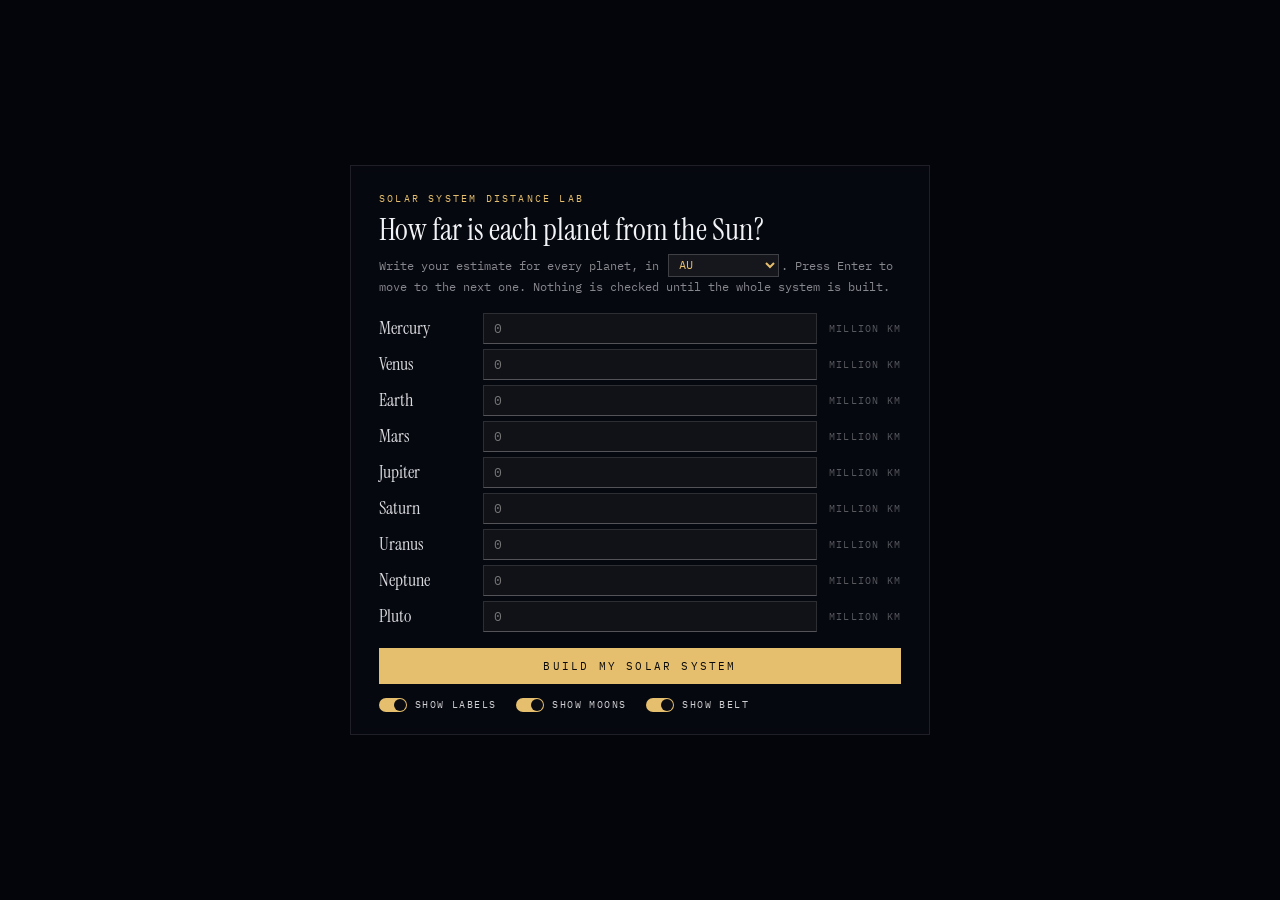
<file: index.html>
<!DOCTYPE html>
<html lang="en">
  <head>
    <meta charset="UTF-8" />
    <meta http-equiv="refresh" content="0; url=./Solar%20System%20Distance%20Lab.html" />
    <meta name="viewport" content="width=device-width, initial-scale=1.0" />
    <title>Solar System Distance Lab</title>
  </head>
  <body>
    <p>Redirecting to the lab page...</p>
    <p><a href="./Solar%20System%20Distance%20Lab.html">Open Solar System Distance Lab</a></p>
  </body>
</html>
</file>
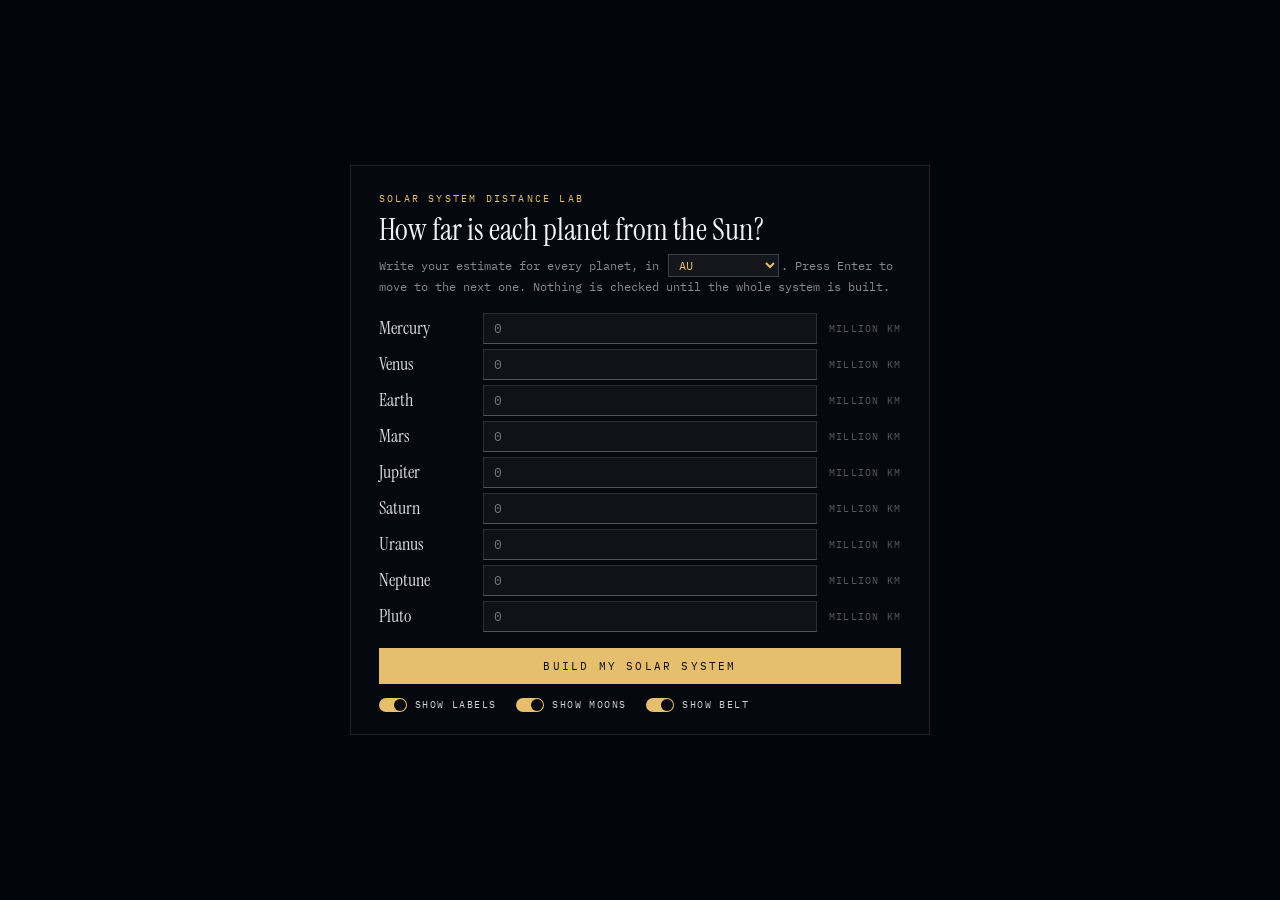
<file: Solar System Distance Lab.html>
<!DOCTYPE html>
<!-- saved from url=(0159)file:///Users/valeortuzar/Library/Containers/net.whatsapp.WhatsApp/Data/tmp/documents/CB6F5DE3-E21A-4150-A061-D5D58846C6DF/Solar%20System%20Distance%20Lab.html -->
<html><head><meta http-equiv="Content-Type" content="text/html; charset=UTF-8"><style>
    .sc-placeholder{background:color-mix(in srgb,currentColor 8%,transparent);
      border:1px solid color-mix(in srgb,currentColor 50%,transparent);
      border-radius:2px;box-sizing:border-box;overflow:hidden}
    @keyframes sc-shine{0%{background-position:100% 50%}100%{background-position:0% 50%}}
    html.sc-dc-streaming .sc-placeholder,
    html.sc-dc-streaming .sc-interp.sc-missing{position:relative;
      background:color-mix(in srgb,currentColor 5%,transparent);
      border-color:transparent}
    html.sc-dc-streaming .sc-placeholder::before,
    html.sc-dc-streaming .sc-interp.sc-missing::before{content:'';
      position:absolute;inset:0;pointer-events:none;
      background:linear-gradient(90deg,rgba(217,119,87,0) 25%,rgba(247,225,211,.95) 37%,rgba(217,119,87,0) 63%);
      background-size:400% 100%;animation:sc-shine 1.4s ease infinite}
    html.sc-dc-streaming .sc-placeholder:nth-child(n+9 of .sc-placeholder)::before,
    html.sc-dc-streaming .sc-interp.sc-missing:nth-child(n+9 of .sc-interp.sc-missing)::before{animation:none;
      background:color-mix(in srgb,currentColor 8%,transparent)}
    .sc-placeholder-error{padding:4px 8px;font:11px/1.4 ui-monospace,monospace;
      color:color-mix(in srgb,currentColor 70%,transparent);word-break:break-word}
    .sc-interp.sc-missing{display:inline-block;width:2em;height:1em;overflow:hidden;
      vertical-align:text-bottom;background:rgba(255,255,255,.3);border:1px solid rgba(0,0,0,.5);
      border-radius:2px;box-sizing:border-box;color:transparent;
      user-select:none}
    .sc-interp.sc-unresolved{font-family:ui-monospace,monospace;font-size:.85em;
      color:color-mix(in srgb,currentColor 50%,transparent);
      background:color-mix(in srgb,currentColor 10%,transparent);border-radius:3px;
      padding:0 3px}
    .sc-host.sc-has-error{position:relative}
    .sc-logic-error{position:absolute;top:8px;left:8px;z-index:2147483647;max-width:60ch;
      padding:6px 10px;background:#b00020;color:#fff;font:12px/1.4 ui-monospace,monospace;
      border-radius:4px;white-space:pre-wrap;pointer-events:none}
    /* Mirrors PRINT_BASELINE_CSS in apps/web deck-stage-export.ts — keep both
       in sync until dc-runtime regains a build step. */
    @media print {
      @page { margin: 0.5cm; }
      figure, table { break-inside: avoid; }
      #dc-root, #dc-root > .sc-host { height: auto; }
      *, *::before, *::after {
        print-color-adjust: exact; -webkit-print-color-adjust: exact;
        backdrop-filter: none !important; -webkit-backdrop-filter: none !important;
        animation-delay: -99s !important; animation-duration: .001s !important;
        animation-iteration-count: 1 !important; animation-fill-mode: both !important;
        animation-play-state: running !important; transition-duration: 0s !important;
      }
    }
  </style><script>window.__resources = {"https://unpkg.com/react@18.3.1/umd/react.production.min.js":"blob:null/cdf6741d-2c4c-4c07-9be9-e8ada0c44ac6","https://unpkg.com/react-dom@18.3.1/umd/react-dom.production.min.js":"blob:null/d4c0fd53-925a-4e1e-b815-6adab2b26777"};</script>

<meta name="viewport" content="width=device-width, initial-scale=1">
<script src="blob:null/7214bd0b-1295-4905-a293-33f6478fed77"></script>

<style>x-dc{display:none!important}</style><script src="blob:null/cdf6741d-2c4c-4c07-9be9-e8ada0c44ac6"></script><script src="blob:null/d4c0fd53-925a-4e1e-b815-6adab2b26777"></script><style></style><style>html,body{height:100%;margin:0}#dc-root,#dc-root>.sc-host{height:100%}</style><link rel="preconnect" href="https://fonts.googleapis.com/" data-dc-tpl="1"><link rel="preconnect" href="https://fonts.gstatic.com/" data-dc-tpl="2"><style data-dc-tpl="3">/* cyrillic-ext */
@font-face {
  font-family: 'IBM Plex Mono';
  font-style: normal;
  font-weight: 300;
  font-display: swap;
  src: url("[data-uri]") format('woff2');
  unicode-range: U+0460-052F, U+1C80-1C8A, U+20B4, U+2DE0-2DFF, U+A640-A69F, U+FE2E-FE2F;
}
/* cyrillic */
@font-face {
  font-family: 'IBM Plex Mono';
  font-style: normal;
  font-weight: 300;
  font-display: swap;
  src: url("[data-uri]") format('woff2');
  unicode-range: U+0301, U+0400-045F, U+0490-0491, U+04B0-04B1, U+2116;
}
/* vietnamese */
@font-face {
  font-family: 'IBM Plex Mono';
  font-style: normal;
  font-weight: 300;
  font-display: swap;
  src: url("[data-uri]") format('woff2');
  unicode-range: U+0102-0103, U+0110-0111, U+0128-0129, U+0168-0169, U+01A0-01A1, U+01AF-01B0, U+0300-0301, U+0303-0304, U+0308-0309, U+0323, U+0329, U+1EA0-1EF9, U+20AB;
}
/* latin-ext */
@font-face {
  font-family: 'IBM Plex Mono';
  font-style: normal;
  font-weight: 300;
  font-display: swap;
  src: url("[data-uri]") format('woff2');
  unicode-range: U+0100-02BA, U+02BD-02C5, U+02C7-02CC, U+02CE-02D7, U+02DD-02FF, U+0304, U+0308, U+0329, U+1D00-1DBF, U+1E00-1E9F, U+1EF2-1EFF, U+2020, U+20A0-20AB, U+20AD-20C0, U+2113, U+2C60-2C7F, U+A720-A7FF;
}
/* latin */
@font-face {
  font-family: 'IBM Plex Mono';
  font-style: normal;
  font-weight: 300;
  font-display: swap;
  src: url("[data-uri]") format('woff2');
  unicode-range: U+0000-00FF, U+0131, U+0152-0153, U+02BB-02BC, U+02C6, U+02DA, U+02DC, U+0304, U+0308, U+0329, U+2000-206F, U+20AC, U+2122, U+2191, U+2193, U+2212, U+2215, U+FEFF, U+FFFD;
}
/* cyrillic-ext */
@font-face {
  font-family: 'IBM Plex Mono';
  font-style: normal;
  font-weight: 400;
  font-display: swap;
  src: url("[data-uri]") format('woff2');
  unicode-range: U+0460-052F, U+1C80-1C8A, U+20B4, U+2DE0-2DFF, U+A640-A69F, U+FE2E-FE2F;
}
/* cyrillic */
@font-face {
  font-family: 'IBM Plex Mono';
  font-style: normal;
  font-weight: 400;
  font-display: swap;
  src: url("[data-uri]") format('woff2');
  unicode-range: U+0301, U+0400-045F, U+0490-0491, U+04B0-04B1, U+2116;
}
/* vietnamese */
@font-face {
  font-family: 'IBM Plex Mono';
  font-style: normal;
  font-weight: 400;
  font-display: swap;
  src: url("[data-uri]") format('woff2');
  unicode-range: U+0102-0103, U+0110-0111, U+0128-0129, U+0168-0169, U+01A0-01A1, U+01AF-01B0, U+0300-0301, U+0303-0304, U+0308-0309, U+0323, U+0329, U+1EA0-1EF9, U+20AB;
}
/* latin-ext */
@font-face {
  font-family: 'IBM Plex Mono';
  font-style: normal;
  font-weight: 400;
  font-display: swap;
  src: url("[data-uri]") format('woff2');
  unicode-range: U+0100-02BA, U+02BD-02C5, U+02C7-02CC, U+02CE-02D7, U+02DD-02FF, U+0304, U+0308, U+0329, U+1D00-1DBF, U+1E00-1E9F, U+1EF2-1EFF, U+2020, U+20A0-20AB, U+20AD-20C0, U+2113, U+2C60-2C7F, U+A720-A7FF;
}
/* latin */
@font-face {
  font-family: 'IBM Plex Mono';
  font-style: normal;
  font-weight: 400;
  font-display: swap;
  src: url("[data-uri]") format('woff2');
  unicode-range: U+0000-00FF, U+0131, U+0152-0153, U+02BB-02BC, U+02C6, U+02DA, U+02DC, U+0304, U+0308, U+0329, U+2000-206F, U+20AC, U+2122, U+2191, U+2193, U+2212, U+2215, U+FEFF, U+FFFD;
}
/* cyrillic-ext */
@font-face {
  font-family: 'IBM Plex Mono';
  font-style: normal;
  font-weight: 500;
  font-display: swap;
  src: url("[data-uri]") format('woff2');
  unicode-range: U+0460-052F, U+1C80-1C8A, U+20B4, U+2DE0-2DFF, U+A640-A69F, U+FE2E-FE2F;
}
/* cyrillic */
@font-face {
  font-family: 'IBM Plex Mono';
  font-style: normal;
  font-weight: 500;
  font-display: swap;
  src: url("[data-uri]") format('woff2');
  unicode-range: U+0301, U+0400-045F, U+0490-0491, U+04B0-04B1, U+2116;
}
/* vietnamese */
@font-face {
  font-family: 'IBM Plex Mono';
  font-style: normal;
  font-weight: 500;
  font-display: swap;
  src: url("[data-uri]") format('woff2');
  unicode-range: U+0102-0103, U+0110-0111, U+0128-0129, U+0168-0169, U+01A0-01A1, U+01AF-01B0, U+0300-0301, U+0303-0304, U+0308-0309, U+0323, U+0329, U+1EA0-1EF9, U+20AB;
}
/* latin-ext */
@font-face {
  font-family: 'IBM Plex Mono';
  font-style: normal;
  font-weight: 500;
  font-display: swap;
  src: url("[data-uri]") format('woff2');
  unicode-range: U+0100-02BA, U+02BD-02C5, U+02C7-02CC, U+02CE-02D7, U+02DD-02FF, U+0304, U+0308, U+0329, U+1D00-1DBF, U+1E00-1E9F, U+1EF2-1EFF, U+2020, U+20A0-20AB, U+20AD-20C0, U+2113, U+2C60-2C7F, U+A720-A7FF;
}
/* latin */
@font-face {
  font-family: 'IBM Plex Mono';
  font-style: normal;
  font-weight: 500;
  font-display: swap;
  src: url("[data-uri]") format('woff2');
  unicode-range: U+0000-00FF, U+0131, U+0152-0153, U+02BB-02BC, U+02C6, U+02DA, U+02DC, U+0304, U+0308, U+0329, U+2000-206F, U+20AC, U+2122, U+2191, U+2193, U+2212, U+2215, U+FEFF, U+FFFD;
}
/* latin-ext */
@font-face {
  font-family: 'Instrument Serif';
  font-style: italic;
  font-weight: 400;
  font-display: swap;
  src: url("[data-uri]") format('woff2');
  unicode-range: U+0100-02BA, U+02BD-02C5, U+02C7-02CC, U+02CE-02D7, U+02DD-02FF, U+0304, U+0308, U+0329, U+1D00-1DBF, U+1E00-1E9F, U+1EF2-1EFF, U+2020, U+20A0-20AB, U+20AD-20C0, U+2113, U+2C60-2C7F, U+A720-A7FF;
}
/* latin */
@font-face {
  font-family: 'Instrument Serif';
  font-style: italic;
  font-weight: 400;
  font-display: swap;
  src: url("[data-uri]") format('woff2');
  unicode-range: U+0000-00FF, U+0131, U+0152-0153, U+02BB-02BC, U+02C6, U+02DA, U+02DC, U+0304, U+0308, U+0329, U+2000-206F, U+20AC, U+2122, U+2191, U+2193, U+2212, U+2215, U+FEFF, U+FFFD;
}
/* latin-ext */
@font-face {
  font-family: 'Instrument Serif';
  font-style: normal;
  font-weight: 400;
  font-display: swap;
  src: url("[data-uri]") format('woff2');
  unicode-range: U+0100-02BA, U+02BD-02C5, U+02C7-02CC, U+02CE-02D7, U+02DD-02FF, U+0304, U+0308, U+0329, U+1D00-1DBF, U+1E00-1E9F, U+1EF2-1EFF, U+2020, U+20A0-20AB, U+20AD-20C0, U+2113, U+2C60-2C7F, U+A720-A7FF;
}
/* latin */
@font-face {
  font-family: 'Instrument Serif';
  font-style: normal;
  font-weight: 400;
  font-display: swap;
  src: url("[data-uri]") format('woff2');
  unicode-range: U+0000-00FF, U+0131, U+0152-0153, U+02BB-02BC, U+02C6, U+02DA, U+02DC, U+0304, U+0308, U+0329, U+2000-206F, U+20AC, U+2122, U+2191, U+2193, U+2212, U+2215, U+FEFF, U+FFFD;
}
</style><style data-dc-tpl="4">
  html, body { margin: 0; padding: 0; background: #04050a; }
  * { box-sizing: border-box; }
  a { color: oklch(0.82 0.11 85); text-decoration: none; }
  a:hover { color: oklch(0.9 0.09 85); }
  input[type="number"]::-webkit-outer-spin-button, input[type="number"]::-webkit-inner-spin-button { -webkit-appearance: none; margin: 0; }
</style></head>
<body>
<div id="dc-root"><div class="sc-host" data-sc-name="Solar System Distance Lab"><div data-dc-tpl="5" style="position: fixed; inset: 0px; background: rgb(4, 5, 10); overflow: hidden; color: rgb(242, 243, 247); font-family: &quot;IBM Plex Mono&quot;, monospace;">
  <canvas data-dc-tpl="6" width="2940" height="1456" style="position: absolute; inset: 0px; width: 100%; height: 100%; display: block;"></canvas>

  
    <div data-dc-tpl="8" style="position: absolute; inset: 0px; display: flex; justify-content: center; align-items: flex-start; overflow: auto; padding: 24px;">
      <div data-dc-tpl="9" style="width: 100%; max-width: 580px; margin: auto; background: rgba(8, 10, 17, 0.78); backdrop-filter: blur(6px); border: 1px solid rgba(255, 255, 255, 0.1); padding: 26px 28px 22px;">
        <div data-dc-tpl="10" style="font-family: &quot;IBM Plex Mono&quot;, monospace; font-size: 10px; letter-spacing: 0.22em; text-transform: uppercase; color: oklch(0.82 0.11 85);">Solar System Distance Lab</div>
        <div data-dc-tpl="11" style="font-family: &quot;Instrument Serif&quot;, serif; font-size: 31px; line-height: 1.12; margin: 8px 0px 6px;">How far is each planet from the Sun?</div>
        <div data-dc-tpl="12" style="font-size: 11.5px; line-height: 1.75; color: rgba(242, 243, 247, 0.55); margin-bottom: 16px;">Write your estimate for every planet, in
          <select data-dc-tpl="13" style="background: rgba(255, 255, 255, 0.06); border: 1px solid rgba(255, 255, 255, 0.18); color: oklch(0.82 0.11 85); font-family: &quot;IBM Plex Mono&quot;, monospace; font-size: 11.5px; padding: 2px 6px; margin: 0px 2px; outline: none; cursor: pointer;">
            
              <option data-dc-tpl="15" value="AU" style="background: rgb(11, 14, 22); color: rgb(242, 243, 247);"><span class="sc-interp">AU</span></option>
            
              <option data-dc-tpl="15" value="million km" style="background: rgb(11, 14, 22); color: rgb(242, 243, 247);"><span class="sc-interp">million km</span></option>
            
              <option data-dc-tpl="15" value="thousand km" style="background: rgb(11, 14, 22); color: rgb(242, 243, 247);"><span class="sc-interp">thousand km</span></option>
            
              <option data-dc-tpl="15" value="km" style="background: rgb(11, 14, 22); color: rgb(242, 243, 247);"><span class="sc-interp">km</span></option>
            
          </select>. Press Enter to move to the next one. Nothing is checked until the whole system is built.</div>

        <div data-dc-tpl="16" style="display: grid; gap: 5px;">
          
            <div data-dc-tpl="18">
            <div data-dc-tpl="19" style="display: grid; grid-template-columns: 92px 1fr auto; align-items: center; gap: 12px;">
              <div data-dc-tpl="20" style="font-family: &quot;Instrument Serif&quot;, serif; font-size: 18px; color: rgba(242, 243, 247, 0.9);"><span class="sc-interp">Mercury</span></div>
              <input data-dc-tpl="21" type="number" step="any" min="0" placeholder="0" class="scp0" value="" style="width: 100%; background: rgba(255, 255, 255, 0.04); border-width: 1px; border-style: solid; border-color: rgba(255, 255, 255, 0.12) rgba(255, 255, 255, 0.12) rgba(255, 255, 255, 0.28); border-image: none; color: rgb(242, 243, 247); font-family: &quot;IBM Plex Mono&quot;, monospace; font-size: 13px; padding: 6px 10px; outline: none;">
              <div data-dc-tpl="22" style="font-size: 10px; letter-spacing: 0.12em; text-transform: uppercase; color: rgba(242, 243, 247, 0.35);"><span class="sc-interp">million km</span></div>
            </div>
            
            </div>
          
            <div data-dc-tpl="18">
            <div data-dc-tpl="19" style="display: grid; grid-template-columns: 92px 1fr auto; align-items: center; gap: 12px;">
              <div data-dc-tpl="20" style="font-family: &quot;Instrument Serif&quot;, serif; font-size: 18px; color: rgba(242, 243, 247, 0.9);"><span class="sc-interp">Venus</span></div>
              <input data-dc-tpl="21" type="number" step="any" min="0" placeholder="0" class="scp0" value="" style="width: 100%; background: rgba(255, 255, 255, 0.04); border-width: 1px; border-style: solid; border-color: rgba(255, 255, 255, 0.12) rgba(255, 255, 255, 0.12) rgba(255, 255, 255, 0.28); border-image: none; color: rgb(242, 243, 247); font-family: &quot;IBM Plex Mono&quot;, monospace; font-size: 13px; padding: 6px 10px; outline: none;">
              <div data-dc-tpl="22" style="font-size: 10px; letter-spacing: 0.12em; text-transform: uppercase; color: rgba(242, 243, 247, 0.35);"><span class="sc-interp">million km</span></div>
            </div>
            
            </div>
          
            <div data-dc-tpl="18">
            <div data-dc-tpl="19" style="display: grid; grid-template-columns: 92px 1fr auto; align-items: center; gap: 12px;">
              <div data-dc-tpl="20" style="font-family: &quot;Instrument Serif&quot;, serif; font-size: 18px; color: rgba(242, 243, 247, 0.9);"><span class="sc-interp">Earth</span></div>
              <input data-dc-tpl="21" type="number" step="any" min="0" placeholder="0" class="scp0" value="" style="width: 100%; background: rgba(255, 255, 255, 0.04); border-width: 1px; border-style: solid; border-color: rgba(255, 255, 255, 0.12) rgba(255, 255, 255, 0.12) rgba(255, 255, 255, 0.28); border-image: none; color: rgb(242, 243, 247); font-family: &quot;IBM Plex Mono&quot;, monospace; font-size: 13px; padding: 6px 10px; outline: none;">
              <div data-dc-tpl="22" style="font-size: 10px; letter-spacing: 0.12em; text-transform: uppercase; color: rgba(242, 243, 247, 0.35);"><span class="sc-interp">million km</span></div>
            </div>
            
            </div>
          
            <div data-dc-tpl="18">
            <div data-dc-tpl="19" style="display: grid; grid-template-columns: 92px 1fr auto; align-items: center; gap: 12px;">
              <div data-dc-tpl="20" style="font-family: &quot;Instrument Serif&quot;, serif; font-size: 18px; color: rgba(242, 243, 247, 0.9);"><span class="sc-interp">Mars</span></div>
              <input data-dc-tpl="21" type="number" step="any" min="0" placeholder="0" class="scp0" value="" style="width: 100%; background: rgba(255, 255, 255, 0.04); border-width: 1px; border-style: solid; border-color: rgba(255, 255, 255, 0.12) rgba(255, 255, 255, 0.12) rgba(255, 255, 255, 0.28); border-image: none; color: rgb(242, 243, 247); font-family: &quot;IBM Plex Mono&quot;, monospace; font-size: 13px; padding: 6px 10px; outline: none;">
              <div data-dc-tpl="22" style="font-size: 10px; letter-spacing: 0.12em; text-transform: uppercase; color: rgba(242, 243, 247, 0.35);"><span class="sc-interp">million km</span></div>
            </div>
            
            </div>
          
            <div data-dc-tpl="18">
            <div data-dc-tpl="19" style="display: grid; grid-template-columns: 92px 1fr auto; align-items: center; gap: 12px;">
              <div data-dc-tpl="20" style="font-family: &quot;Instrument Serif&quot;, serif; font-size: 18px; color: rgba(242, 243, 247, 0.9);"><span class="sc-interp">Jupiter</span></div>
              <input data-dc-tpl="21" type="number" step="any" min="0" placeholder="0" class="scp0" value="" style="width: 100%; background: rgba(255, 255, 255, 0.04); border-width: 1px; border-style: solid; border-color: rgba(255, 255, 255, 0.12) rgba(255, 255, 255, 0.12) rgba(255, 255, 255, 0.28); border-image: none; color: rgb(242, 243, 247); font-family: &quot;IBM Plex Mono&quot;, monospace; font-size: 13px; padding: 6px 10px; outline: none;">
              <div data-dc-tpl="22" style="font-size: 10px; letter-spacing: 0.12em; text-transform: uppercase; color: rgba(242, 243, 247, 0.35);"><span class="sc-interp">million km</span></div>
            </div>
            
            </div>
          
            <div data-dc-tpl="18">
            <div data-dc-tpl="19" style="display: grid; grid-template-columns: 92px 1fr auto; align-items: center; gap: 12px;">
              <div data-dc-tpl="20" style="font-family: &quot;Instrument Serif&quot;, serif; font-size: 18px; color: rgba(242, 243, 247, 0.9);"><span class="sc-interp">Saturn</span></div>
              <input data-dc-tpl="21" type="number" step="any" min="0" placeholder="0" class="scp0" value="" style="width: 100%; background: rgba(255, 255, 255, 0.04); border-width: 1px; border-style: solid; border-color: rgba(255, 255, 255, 0.12) rgba(255, 255, 255, 0.12) rgba(255, 255, 255, 0.28); border-image: none; color: rgb(242, 243, 247); font-family: &quot;IBM Plex Mono&quot;, monospace; font-size: 13px; padding: 6px 10px; outline: none;">
              <div data-dc-tpl="22" style="font-size: 10px; letter-spacing: 0.12em; text-transform: uppercase; color: rgba(242, 243, 247, 0.35);"><span class="sc-interp">million km</span></div>
            </div>
            
            </div>
          
            <div data-dc-tpl="18">
            <div data-dc-tpl="19" style="display: grid; grid-template-columns: 92px 1fr auto; align-items: center; gap: 12px;">
              <div data-dc-tpl="20" style="font-family: &quot;Instrument Serif&quot;, serif; font-size: 18px; color: rgba(242, 243, 247, 0.9);"><span class="sc-interp">Uranus</span></div>
              <input data-dc-tpl="21" type="number" step="any" min="0" placeholder="0" class="scp0" value="" style="width: 100%; background: rgba(255, 255, 255, 0.04); border-width: 1px; border-style: solid; border-color: rgba(255, 255, 255, 0.12) rgba(255, 255, 255, 0.12) rgba(255, 255, 255, 0.28); border-image: none; color: rgb(242, 243, 247); font-family: &quot;IBM Plex Mono&quot;, monospace; font-size: 13px; padding: 6px 10px; outline: none;">
              <div data-dc-tpl="22" style="font-size: 10px; letter-spacing: 0.12em; text-transform: uppercase; color: rgba(242, 243, 247, 0.35);"><span class="sc-interp">million km</span></div>
            </div>
            
            </div>
          
            <div data-dc-tpl="18">
            <div data-dc-tpl="19" style="display: grid; grid-template-columns: 92px 1fr auto; align-items: center; gap: 12px;">
              <div data-dc-tpl="20" style="font-family: &quot;Instrument Serif&quot;, serif; font-size: 18px; color: rgba(242, 243, 247, 0.9);"><span class="sc-interp">Neptune</span></div>
              <input data-dc-tpl="21" type="number" step="any" min="0" placeholder="0" class="scp0" value="" style="width: 100%; background: rgba(255, 255, 255, 0.04); border-width: 1px; border-style: solid; border-color: rgba(255, 255, 255, 0.12) rgba(255, 255, 255, 0.12) rgba(255, 255, 255, 0.28); border-image: none; color: rgb(242, 243, 247); font-family: &quot;IBM Plex Mono&quot;, monospace; font-size: 13px; padding: 6px 10px; outline: none;">
              <div data-dc-tpl="22" style="font-size: 10px; letter-spacing: 0.12em; text-transform: uppercase; color: rgba(242, 243, 247, 0.35);"><span class="sc-interp">million km</span></div>
            </div>
            
            </div>
          
            <div data-dc-tpl="18">
            <div data-dc-tpl="19" style="display: grid; grid-template-columns: 92px 1fr auto; align-items: center; gap: 12px;">
              <div data-dc-tpl="20" style="font-family: &quot;Instrument Serif&quot;, serif; font-size: 18px; color: rgba(242, 243, 247, 0.9);"><span class="sc-interp">Pluto</span></div>
              <input data-dc-tpl="21" type="number" step="any" min="0" placeholder="0" class="scp0" value="" style="width: 100%; background: rgba(255, 255, 255, 0.04); border-width: 1px; border-style: solid; border-color: rgba(255, 255, 255, 0.12) rgba(255, 255, 255, 0.12) rgba(255, 255, 255, 0.28); border-image: none; color: rgb(242, 243, 247); font-family: &quot;IBM Plex Mono&quot;, monospace; font-size: 13px; padding: 6px 10px; outline: none;">
              <div data-dc-tpl="22" style="font-size: 10px; letter-spacing: 0.12em; text-transform: uppercase; color: rgba(242, 243, 247, 0.35);"><span class="sc-interp">million km</span></div>
            </div>
            
            </div>
          
        </div>

        

        <button data-dc-tpl="27" class="scp1" style="margin-top: 16px; width: 100%; background: oklch(0.82 0.11 85); color: rgb(10, 10, 12); border-width: medium; border-style: none; border-color: currentcolor; border-image: none; padding: 11px; font-family: &quot;IBM Plex Mono&quot;, monospace; font-size: 11px; letter-spacing: 0.2em; text-transform: uppercase; cursor: pointer;">Build my solar system</button>

        <div data-dc-tpl="28" style="display: flex; flex-wrap: wrap; gap: 8px 20px; margin-top: 14px;">
          
            <button data-dc-tpl="30" style="display: flex; align-items: center; gap: 8px; background: none; border-width: medium; border-style: none; border-color: currentcolor; border-image: none; padding: 0px; cursor: pointer; font-family: &quot;IBM Plex Mono&quot;, monospace; font-size: 10px; letter-spacing: 0.14em; text-transform: uppercase; color: rgba(242, 243, 247, 0.85);">
              <span data-dc-tpl="31" style="width: 28px; height: 14px; border-radius: 7px; background: oklch(0.82 0.11 85); display: block; position: relative; transition: background 0.18s;">
                <span data-dc-tpl="32" style="position: absolute; top: 1px; left: 0px; width: 12px; height: 12px; border-radius: 50%; background: rgb(10, 12, 18); transform: translateX(15px); transition: transform 0.18s;"></span>
              </span><span class="sc-interp">Show labels</span>
            </button>
          
            <button data-dc-tpl="30" style="display: flex; align-items: center; gap: 8px; background: none; border-width: medium; border-style: none; border-color: currentcolor; border-image: none; padding: 0px; cursor: pointer; font-family: &quot;IBM Plex Mono&quot;, monospace; font-size: 10px; letter-spacing: 0.14em; text-transform: uppercase; color: rgba(242, 243, 247, 0.85);">
              <span data-dc-tpl="31" style="width: 28px; height: 14px; border-radius: 7px; background: oklch(0.82 0.11 85); display: block; position: relative; transition: background 0.18s;">
                <span data-dc-tpl="32" style="position: absolute; top: 1px; left: 0px; width: 12px; height: 12px; border-radius: 50%; background: rgb(10, 12, 18); transform: translateX(15px); transition: transform 0.18s;"></span>
              </span><span class="sc-interp">Show moons</span>
            </button>
          
            <button data-dc-tpl="30" style="display: flex; align-items: center; gap: 8px; background: none; border-width: medium; border-style: none; border-color: currentcolor; border-image: none; padding: 0px; cursor: pointer; font-family: &quot;IBM Plex Mono&quot;, monospace; font-size: 10px; letter-spacing: 0.14em; text-transform: uppercase; color: rgba(242, 243, 247, 0.85);">
              <span data-dc-tpl="31" style="width: 28px; height: 14px; border-radius: 7px; background: oklch(0.82 0.11 85); display: block; position: relative; transition: background 0.18s;">
                <span data-dc-tpl="32" style="position: absolute; top: 1px; left: 0px; width: 12px; height: 12px; border-radius: 50%; background: rgb(10, 12, 18); transform: translateX(15px); transition: transform 0.18s;"></span>
              </span><span class="sc-interp">Show belt</span>
            </button>
          
        </div>
      </div>
    </div>
  

  </div></div></div>
<script type="text/x-dc" data-dc-script="" data-props="{&quot;unit&quot;:{&quot;editor&quot;:&quot;enum&quot;,&quot;options&quot;:[&quot;km&quot;,&quot;thousand km&quot;,&quot;million km&quot;,&quot;AU&quot;],&quot;default&quot;:&quot;million km&quot;,&quot;tsType&quot;:&quot;string&quot;,&quot;section&quot;:&quot;Lesson&quot;},&quot;motionSpeed&quot;:{&quot;editor&quot;:&quot;range&quot;,&quot;default&quot;:1,&quot;min&quot;:0.2,&quot;max&quot;:3,&quot;step&quot;:0.1,&quot;tsType&quot;:&quot;number&quot;,&quot;section&quot;:&quot;Motion&quot;},&quot;showLabels&quot;:{&quot;editor&quot;:&quot;boolean&quot;,&quot;default&quot;:true,&quot;tsType&quot;:&quot;boolean&quot;,&quot;section&quot;:&quot;Display&quot;},&quot;showMoons&quot;:{&quot;editor&quot;:&quot;boolean&quot;,&quot;default&quot;:true,&quot;tsType&quot;:&quot;boolean&quot;,&quot;section&quot;:&quot;Display&quot;},&quot;showBelt&quot;:{&quot;editor&quot;:&quot;boolean&quot;,&quot;default&quot;:true,&quot;tsType&quot;:&quot;boolean&quot;,&quot;section&quot;:&quot;Display&quot;}}">
const PLANETS = [
  { name: 'Mercury', realA: 0.387, e: 0.2056, peri: 77, color: '#9c9188', size: 3.4, M0: 0.4, moons: [] },
  { name: 'Venus', realA: 0.723, e: 0.0068, peri: 131, color: '#d9b382', size: 5.2, M0: 2.1, moons: [] },
  { name: 'Earth', realA: 1.0, e: 0.0167, peri: 103, color: '#5b8fd6', size: 5.4, M0: 3.4, moons: [{ n: 'Moon', r: 16, T: 7, s: 1.5 }] },
  { name: 'Mars', realA: 1.524, e: 0.0934, peri: 336, color: '#c4653a', size: 4.2, M0: 5.0, moons: [{ n: 'Phobos', r: 10, T: 3.5, s: 1 }, { n: 'Deimos', r: 14, T: 5.5, s: 1 }] },
  { name: 'Jupiter', realA: 5.203, e: 0.0489, peri: 14, color: '#d8a76a', size: 9.5, M0: 1.2, moons: [{ n: 'Io', r: 16, T: 4.5, s: 1.5 }, { n: 'Europa', r: 21, T: 6.5, s: 1.4 }, { n: 'Ganymede', r: 27, T: 9, s: 1.9 }, { n: 'Callisto', r: 34, T: 12.5, s: 1.8 }] },
  { name: 'Saturn', realA: 9.537, e: 0.0565, peri: 93, color: '#e0c88a', size: 8.2, M0: 4.4, rings: true, moons: [{ n: 'Enceladus', r: 17, T: 5, s: 1.1 }, { n: 'Rhea', r: 22, T: 7.5, s: 1.3 }, { n: 'Titan', r: 29, T: 11, s: 1.9 }, { n: 'Iapetus', r: 36, T: 15, s: 1.2 }] },
  { name: 'Uranus', realA: 19.19, e: 0.0457, peri: 173, color: '#8fd0d8', size: 6.6, M0: 2.7, moons: [{ n: 'Miranda', r: 14, T: 4.5, s: 1 }, { n: 'Titania', r: 21, T: 8, s: 1.5 }, { n: 'Oberon', r: 26, T: 10.5, s: 1.4 }] },
  { name: 'Neptune', realA: 30.07, e: 0.0113, peri: 48, color: '#4a6fd0', size: 6.4, M0: 5.7, moons: [{ n: 'Triton', r: 18, T: 7, s: 1.6 }] },
  { name: 'Pluto', realA: 39.48, e: 0.2488, peri: 224, color: '#c0a894', size: 3.0, M0: 3.9, moons: [{ n: 'Charon', r: 12, T: 5.5, s: 1.4 }] }
];
const DWARFS = [
  { name: 'Ceres', f: 0.52, e: 0.076, peri: 73, M0: 1.1, color: '#b8b2a8', size: 2.6 },
  { name: 'Vesta', f: 0.36, e: 0.089, peri: 151, M0: 4.2, color: '#a9a49c', size: 2.1 },
  { name: 'Pallas', f: 0.5, e: 0.23, peri: 310, M0: 2.5, color: '#a09a92', size: 2.1 },
  { name: 'Hygiea', f: 0.66, e: 0.11, peri: 312, M0: 0.6, color: '#98938c', size: 2.2 }
];
const AU_MKM = 149.6;
const UNITS = { 'AU': { f: 1, dec: 2, short: 'AU' }, 'million km': { f: 149.6, dec: 1, short: 'M km' }, 'thousand km': { f: 149600, dec: 0, short: 'k km' }, 'km': { f: 149600000, dec: 0, short: 'km' } };
// mean radii, km
const RADII = { Mercury: 2440, Venus: 6052, Earth: 6371, Mars: 3390, Jupiter: 69911, Saturn: 58232, Uranus: 25362, Neptune: 24622, Pluto: 1188 };
const rad = d => d * Math.PI / 180;

function kepler(a, e, peri, M) {
  let E = M;
  for (let i = 0; i < 5; i++) E = E - (E - e * Math.sin(E) - M) / (1 - e * Math.cos(E));
  const x = a * (Math.cos(E) - e), y = a * Math.sqrt(1 - e * e) * Math.sin(E);
  const c = Math.cos(peri), s = Math.sin(peri);
  return { x: x * c - y * s, y: x * s + y * c };
}

class Component extends DCLogic {
  state = { values: PLANETS.map(() => ''), error: '', phase: 'input', canReveal: false, revealed: false, showTable: false, built: false, zoom: 1, showGuess: true, showReal: true, uiUnit: '', uiLabels: null, uiMoons: null, uiBelt: null };

  constructor(props) {
    super(props);
    this.inputs = [];
    this.canvasRef = el => { this.canvas = el; };
    let seed = 20260806;
    const rnd = () => (seed = (seed * 1103515245 + 12345) % 2147483648) / 2147483648;
    this.stars = Array.from({ length: 320 }, () => ({ x: rnd(), y: rnd(), r: 0.3 + rnd() * 1.0, a: 0.12 + rnd() * 0.5, tw: rnd() * 6.28 }));
    this.belt = Array.from({ length: 900 }, () => ({ f: rnd(), e: rnd() * 0.12, peri: rnd() * 6.28, M0: rnd() * 6.28, a: 0.18 + rnd() * 0.45, sz: 0.5 + rnd() * 0.8 }));
    this.t0 = performance.now();
    this.view = 1;
  }

  componentDidMount() {
    this.loop = () => { this.draw(); this.raf = requestAnimationFrame(this.loop); };
    this.raf = requestAnimationFrame(this.loop);
  }
  componentWillUnmount() { cancelAnimationFrame(this.raf); if (this.revealTimer) clearTimeout(this.revealTimer); }

  get unit() { const u = this.state.uiUnit || this.props.unit; return UNITS[u] ? u : 'million km'; }
  get labelsOn() { return this.state.uiLabels === null ? this.props.showLabels !== false : this.state.uiLabels; }
  get moonsOn() { return this.state.uiMoons === null ? this.props.showMoons !== false : this.state.uiMoons; }
  get beltOn() { return this.state.uiBelt === null ? this.props.showBelt !== false : this.state.uiBelt; }
  toAU(v) { return v / UNITS[this.unit].f; }
  fromAU(v) { return v * UNITS[this.unit].f; }
  fmt(au) { const u = UNITS[this.unit]; return (au * u.f).toFixed(u.dec) + ' ' + u.short; }

  warnings() {
    const uf = UNITS[this.unit].f;
    const nums = this.state.values.map(v => parseFloat(v));
    return PLANETS.map((p, i) => {
      const v = nums[i];
      if (!isFinite(v) || v <= 0) return '';
      const rUnit = (RADII[p.name] / 149597870.7) * uf;
      if (v < rUnit) return 'Smaller than ' + p.name + '’s own radius (' + RADII[p.name].toLocaleString() + ' km) — the planet would sit inside the Sun.';
      const prev = nums[i - 1];
      if (i > 0 && isFinite(prev) && prev > 0 && v <= prev) return p.name + ' must be farther than ' + PLANETS[i - 1].name + ' (' + this.state.values[i - 1] + ' ' + this.unit + ').';
      return '';
    });
  }

  submit = () => {
    const nums = this.state.values.map(v => parseFloat(v));
    if (nums.some(n => !isFinite(n) || n <= 0)) { this.setState({ error: 'Every planet needs a number greater than zero.' }); return; }
    if (this.warnings().some(Boolean)) { this.setState({ error: 'Fix the warnings above before building the system.' }); return; }
    this.guessA = nums.map(n => Math.max(0.002, this.toAU(n)));
    this.buildT = performance.now();
    this.view = Math.max(0.05, this.guessA[0] * (1 + PLANETS[0].e) * 1.3);
    this.setState({ error: '', phase: 'sky', canReveal: false, revealed: false, showTable: false, built: false, zoom: 1, showGuess: true, showReal: true });
    this.revealTimer = setTimeout(() => this.setState({ canReveal: true, built: true }), 6200);
  };

  zoomBy = f => this.setState(s => ({ zoom: Math.max(0.12, Math.min(24, s.zoom * f)) }));

  reveal = () => { this.revealT = performance.now(); this.setState({ revealed: true, canReveal: false }); };
  reset = () => {
    if (this.revealTimer) clearTimeout(this.revealTimer);
    this.revealT = null;
    this.setState({ phase: 'input', canReveal: false, revealed: false, showTable: false, built: false, zoom: 1 });
  };

  period(a) { return Math.max(8, 62 * Math.pow(a, 0.8)) / (this.props.motionSpeed ?? 1); }

  revealRadius() {
    const maxG = Math.max.apply(null, this.guessA.map((a, i) => a * (1 + PLANETS[i].e)));
    for (const p of PLANETS) { const r = p.realA * (1 + p.e); if (r >= maxG) return r; }
    return PLANETS[8].realA * (1 + PLANETS[8].e);
  }

  drawOrbit(ctx, cx, cy, k, a, e, peri, frac, color, alpha, width) {
    const b = a * Math.sqrt(1 - e * e);
    ctx.save();
    ctx.translate(cx - a * e * Math.cos(peri) * k, cy - a * e * Math.sin(peri) * k);
    ctx.rotate(peri);
    ctx.beginPath();
    ctx.ellipse(0, 0, a * k, b * k, 0, 0, Math.PI * 2 * Math.max(0.001, frac));
    ctx.strokeStyle = color; ctx.globalAlpha = alpha; ctx.lineWidth = width; ctx.stroke();
    ctx.restore();
    ctx.globalAlpha = 1;
  }

  draw() {
    const c = this.canvas; if (!c) return;
    const ctx = c.getContext('2d');
    const dpr = Math.min(2, window.devicePixelRatio || 1);
    const w = c.clientWidth, h = c.clientHeight;
    if (!w || !h) return;
    if (c.width !== Math.round(w * dpr) || c.height !== Math.round(h * dpr)) { c.width = Math.round(w * dpr); c.height = Math.round(h * dpr); }
    ctx.setTransform(dpr, 0, 0, dpr, 0, 0);
    ctx.fillStyle = '#04050a'; ctx.fillRect(0, 0, w, h);

    const now = performance.now();
    const t = (now - this.t0) / 1000;
    for (const s of this.stars) {
      ctx.globalAlpha = s.a * (0.65 + 0.35 * Math.sin(t * 0.5 + s.tw));
      ctx.fillStyle = '#dfe6ff';
      ctx.beginPath(); ctx.arc(s.x * w, s.y * h, s.r, 0, 6.2832); ctx.fill();
    }
    ctx.globalAlpha = 1;

    if (this.state.phase !== 'sky' || !this.guessA) { this.last = now; return; }

    const dt = Math.min(0.05, (now - (this.last || now)) / 1000); this.last = now;
    const el = (now - this.buildT) / 1000;
    const cx = w / 2, cy = h / 2;
    const showLabels = this.labelsOn;
    const revealed = this.state.revealed;
    const rAlpha = revealed && this.state.showReal !== false ? Math.min(1, (now - this.revealT) / 1400) : 0;
    const gShow = this.state.showGuess !== false;

    const grow = PLANETS.map((p, i) => Math.max(0, Math.min(1, (el - i * 0.5) / 1.0)));
    let target;
    if (revealed) target = this.revealRadius() * 1.18;
    else {
      let m = this.guessA[0] * (1 + PLANETS[0].e);
      PLANETS.forEach((p, i) => { if (grow[i] > 0.02) m = Math.max(m, this.guessA[i] * (1 + p.e) * (0.35 + 0.65 * grow[i])); });
      target = m * 1.25;
    }
    target = target / (this.state.zoom || 1);
    this.view += (target - this.view) * Math.min(1, dt * 1.9);
    const k = (Math.min(w, h) / 2 - 54) / this.view;

    const gr = ctx.createRadialGradient(cx, cy, 0, cx, cy, 18);
    gr.addColorStop(0, 'rgba(255, 240, 200, 1)');
    gr.addColorStop(0.3, 'rgba(255, 205, 110, 0.55)');
    gr.addColorStop(1, 'rgba(255, 180, 70, 0)');
    ctx.fillStyle = gr; ctx.beginPath(); ctx.arc(cx, cy, 18, 0, 6.2832); ctx.fill();
    ctx.fillStyle = '#fff6e0'; ctx.beginPath(); ctx.arc(cx, cy, 5, 0, 6.2832); ctx.fill();

    const gpos = PLANETS.map((p, i) => {
      const pos = kepler(this.guessA[i], p.e, rad(p.peri), p.M0 + 2 * Math.PI * t / this.period(this.guessA[i]));
      return { x: cx + pos.x * k, y: cy + pos.y * k };
    });

    if (rAlpha > 0) {
      const limit = Math.max(this.revealRadius() * 1.001, this.view);
      PLANETS.forEach((p, pi) => {
        if (p.realA * (1 + p.e) > limit) return;
        const twk = 0.5 + 0.5 * Math.sin(t * 2.1 + pi * 0.8);
        this.drawOrbit(ctx, cx, cy, k, p.realA, p.e, rad(p.peri), 1, 'oklch(0.8 0.09 230)', (0.16 + 0.4 * twk) * rAlpha, 0.9 + 0.7 * twk);
        const pos = kepler(p.realA, p.e, rad(p.peri), p.M0 + 2 * Math.PI * t / this.period(p.realA));
        const x = cx + pos.x * k, y = cy + pos.y * k;
        ctx.globalAlpha = 0.42 * rAlpha; ctx.fillStyle = 'oklch(0.8 0.09 230)';
        ctx.beginPath(); ctx.arc(x, y, p.size * 0.75, 0, 6.2832); ctx.fill();
        const near = Math.hypot(x - gpos[pi].x, y - gpos[pi].y) < 16;
        if (showLabels && !near && Math.hypot(x - cx, y - cy) > 30) {
          ctx.globalAlpha = 0.5 * rAlpha; ctx.font = '10px "IBM Plex Mono", monospace'; ctx.fillStyle = 'oklch(0.85 0.07 230)';
          ctx.fillText(p.name.toLowerCase(), x + p.size + 5, y + 11);
        }
        ctx.globalAlpha = 1;
      });
    }

    // asteroid belt between the guessed Mars and Jupiter orbits
    if (this.beltOn && gShow && grow[4] > 0.05) {
      const lo = Math.min(this.guessA[3], this.guessA[4]), hi = Math.max(this.guessA[3], this.guessA[4]);
      const inner = lo + (hi - lo) * 0.22, span = (hi - lo) * 0.56;
      const ba = grow[4];
      ctx.fillStyle = '#8e8880';
      for (const b of this.belt) {
        const a = inner + span * b.f;
        const pos = kepler(a, b.e, b.peri, b.M0 + 2 * Math.PI * t / this.period(a));
        ctx.globalAlpha = 0.42 * ba;
        ctx.fillRect(cx + pos.x * k - b.sz / 2, cy + pos.y * k - b.sz / 2, b.sz, b.sz);
      }
      for (const d of DWARFS) {
        const a = inner + span * d.f;
        const pos = kepler(a, d.e, rad(d.peri), d.M0 + 2 * Math.PI * t / this.period(a));
        const x = cx + pos.x * k, y = cy + pos.y * k;
        ctx.globalAlpha = 0.85 * ba; ctx.fillStyle = d.color;
        ctx.beginPath(); ctx.arc(x, y, d.size, 0, 6.2832); ctx.fill();
        if (showLabels && Math.hypot(x - cx, y - cy) > 40) {
          ctx.globalAlpha = 0.4 * ba; ctx.font = '9px "IBM Plex Mono", monospace'; ctx.fillStyle = '#e6e2da';
          ctx.fillText(d.name, x + 6, y - 5);
        }
        ctx.fillStyle = '#8e8880';
      }
      ctx.globalAlpha = 1;
    }

    // smallest on-screen gap from each guessed orbit to any other one — labels need room
    const gapPx = this.guessA.map((a, i) => {
      let g = Infinity;
      this.guessA.forEach((b, j) => { if (j !== i) g = Math.min(g, Math.abs(b - a) * k); });
      return g;
    });

    // guessed system
    PLANETS.forEach((p, i) => {
      const g = gShow ? grow[i] : 0; if (g <= 0) return;
      const a = this.guessA[i];
      this.drawOrbit(ctx, cx, cy, k, a, p.e, rad(p.peri), g, 'oklch(0.82 0.11 85)', 0.34 * g, 1);
      if (g < 0.35) return;
      const x = gpos[i].x, y = gpos[i].y;
      const rs = a * k;
      const pa = Math.min(1, (g - 0.35) / 0.4);
      ctx.globalAlpha = pa;
      if (p.rings) {
        ctx.save(); ctx.translate(x, y); ctx.rotate(-0.4);
        ctx.beginPath(); ctx.ellipse(0, 0, p.size * 2.0, p.size * 0.62, 0, 0, 6.2832);
        ctx.strokeStyle = '#e6d6a8'; ctx.globalAlpha = 0.5 * pa; ctx.lineWidth = 1.6; ctx.stroke();
        ctx.restore(); ctx.globalAlpha = pa;
      }
      ctx.fillStyle = p.color;
      ctx.beginPath(); ctx.arc(x, y, p.size, 0, 6.2832); ctx.fill();
      if (this.moonsOn) {
        for (let mi = 0; mi < p.moons.length; mi++) {
          const m = p.moons[mi];
          ctx.globalAlpha = 0.13 * pa; ctx.strokeStyle = '#ffffff'; ctx.lineWidth = 0.6;
          ctx.beginPath(); ctx.ellipse(x, y, m.r, m.r * 0.86, 0, 0, 6.2832); ctx.stroke();
          const ang = 2 * Math.PI * t / (m.T / (this.props.motionSpeed ?? 1)) + mi * 1.7 + i;
          const mx = x + Math.cos(ang) * m.r, my = y + Math.sin(ang) * m.r * 0.86;
          ctx.globalAlpha = 0.9 * pa; ctx.fillStyle = '#efeee9';
          ctx.beginPath(); ctx.arc(mx, my, m.s, 0, 6.2832); ctx.fill();
          if (showLabels && m.s >= 1.4 && rs > 45) {
            ctx.globalAlpha = 0.34 * pa; ctx.font = '8px "IBM Plex Mono", monospace';
            ctx.fillText(m.n, mx + 3.5, my - 3.5);
          }
        }
      }
      if (showLabels && Math.hypot(x - cx, y - cy) > 30 && gapPx[i] > 11) {
        ctx.globalAlpha = 0.8 * pa; ctx.font = '11px "IBM Plex Mono", monospace'; ctx.fillStyle = 'rgba(255,255,255,0.82)';
        ctx.fillText(p.name, x + p.size + 6, y - 7);
        if (rs > 45 && gapPx[i] > 22) {
          ctx.globalAlpha = 0.4 * pa; ctx.font = '9px "IBM Plex Mono", monospace';
          ctx.fillText(this.fmt(a), x + p.size + 6, y + 4);
        }
      }
      ctx.globalAlpha = 1;
    });

  }

  renderVals() {
    const unitLabel = this.unit;
    const warns = this.warnings();
    const rows = PLANETS.map((p, i) => {
      return {
      name: p.name,
      value: this.state.values[i],
      warn: warns[i],
      ref: el => { this.inputs[i] = el; },
      onChange: e => {
        const v = e.target.value;
        this.setState(s => { const vals = s.values.slice(); vals[i] = v; return { values: vals }; });
      },
      onKeyDown: e => {
        if (e.key !== 'Enter') return;
        if (i < PLANETS.length - 1 && this.inputs[i + 1]) this.inputs[i + 1].focus();
        else this.submit();
      }
    }; });
    const compareRows = PLANETS.map((p, i) => {
      const g = this.guessA ? this.guessA[i] : 0;
      const f = g / p.realA;
      return {
        name: p.name,
        guess: this.fromAU(g).toFixed(UNITS[unitLabel].dec),
        real: this.fromAU(p.realA).toFixed(UNITS[unitLabel].dec),
        factor: (f >= 1 ? '×' + f.toFixed(1) : '÷' + (1 / f).toFixed(1))
      };
    });
    return {
      canvasRef: this.canvasRef,
      rows, unitLabel, compareRows,
      error: this.state.error,
      inputPhase: this.state.phase === 'input',
      skyPhase: this.state.phase === 'sky',
      canReveal: this.state.canReveal,
      revealed: this.state.revealed,
      showTable: this.state.showTable,
      tableLabel: this.state.showTable ? 'Hide numbers' : 'Compare numbers',
      onSubmit: this.submit,
      onReveal: this.reveal,
      onReset: this.reset,
      onToggleTable: () => this.setState(s => ({ showTable: !s.showTable })),
      built: this.state.built,
      unitValue: this.unit,
      unitOptions: Object.keys(UNITS).map(u => ({ value: u, label: u })),
      onUnitChange: e => this.setState({ uiUnit: e.target.value }),
      toggles: [
        { key: 'uiLabels', label: 'Show labels', on: this.labelsOn },
        { key: 'uiMoons', label: 'Show moons', on: this.moonsOn },
        { key: 'uiBelt', label: 'Show belt', on: this.beltOn }
      ].map(tg => ({
        label: tg.label,
        knob: tg.on ? 'translateX(15px)' : 'translateX(1px)',
        track: tg.on ? 'oklch(0.82 0.11 85)' : 'rgba(255,255,255,0.18)',
        text: tg.on ? 'rgba(242,243,247,0.85)' : 'rgba(242,243,247,0.4)',
        onClick: () => this.setState(s => ({ [tg.key]: !tg.on }))
      })),
      onZoomIn: () => this.zoomBy(1.4),
      onZoomOut: () => this.zoomBy(1 / 1.4),
      hideGuessSlash: !this.state.showGuess,
      hideRealSlash: !this.state.showReal,
      guessEyeColor: this.state.showGuess ? 'oklch(0.82 0.11 85)' : 'rgba(242,243,247,0.28)',
      realEyeColor: this.state.showReal ? 'oklch(0.8 0.09 230)' : 'rgba(242,243,247,0.28)',
      onToggleGuess: () => this.setState(s => ({ showGuess: !s.showGuess })),
      onToggleReal: () => this.setState(s => ({ showReal: !s.showReal }))
    };
  }
}
</script>


</body></html>
</file>
